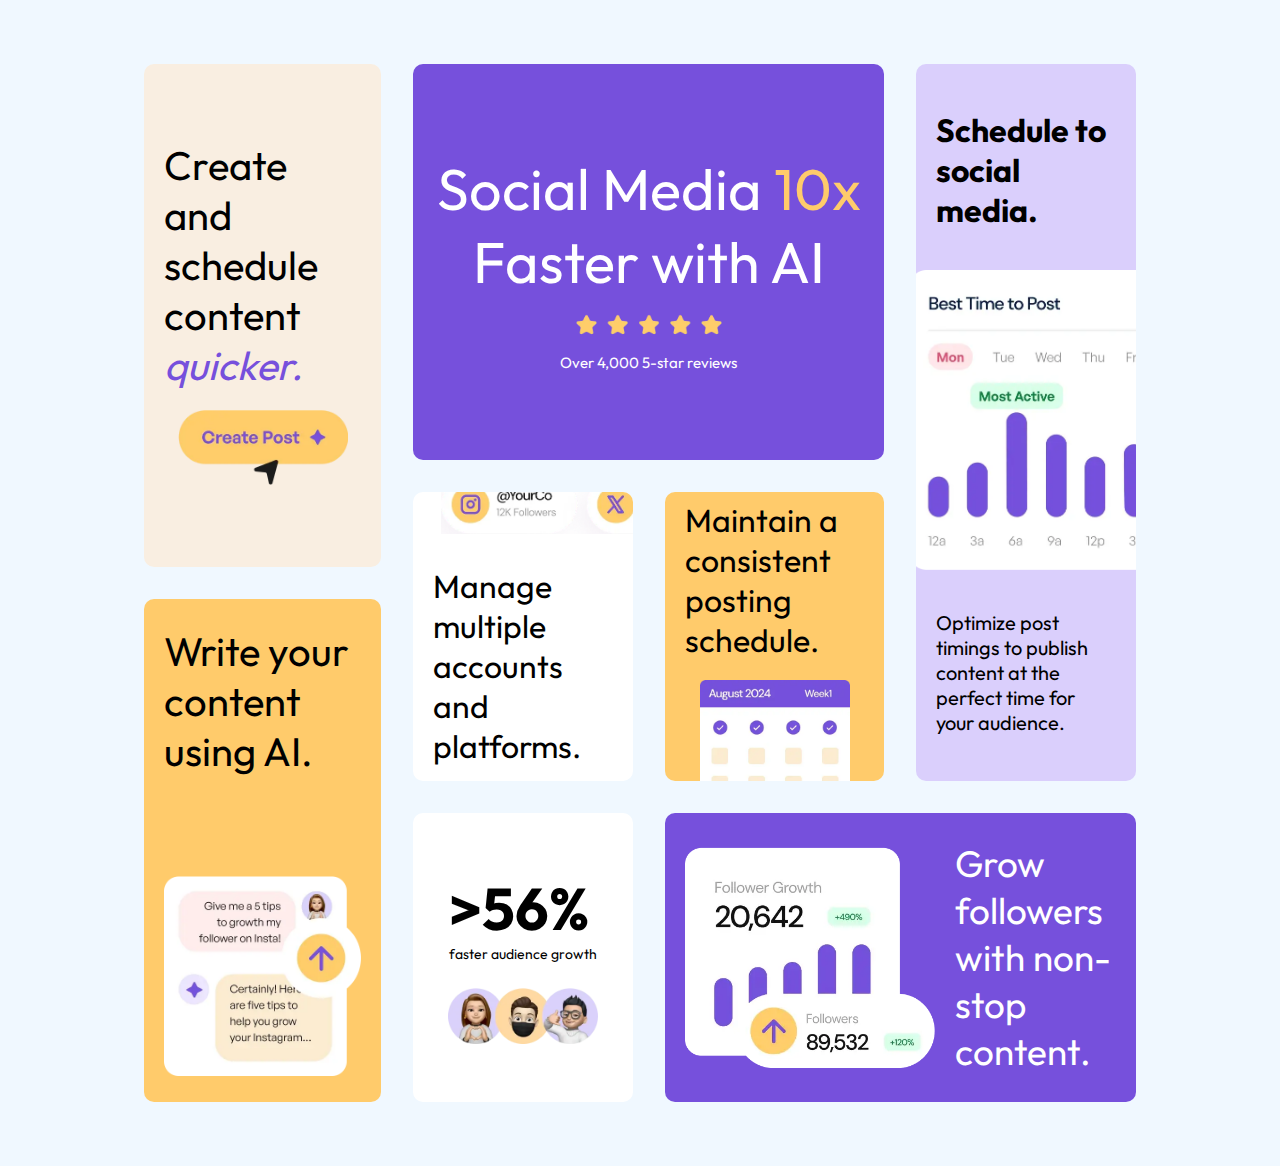
<file: bento grid/index.html>
<!DOCTYPE html>
<html lang="en">

<head>
  <meta charset="UTF-8">
  <meta name="viewport" content="width=device-width, initial-scale=1.0">
  <!-- displays site properly based on user's device -->

  <link rel="icon" type="image/png" sizes="32x32" href="./assets/images/favicon-32x32.png">
  <link rel="stylesheet" href="style.css">
  <link rel="preconnect" href="https://fonts.googleapis.com">
  <link rel="preconnect" href="https://fonts.gstatic.com" crossorigin>
  <link
    href="https://fonts.googleapis.com/css2?family=DM+Sans:ital,opsz,wght@0,9..40,100..1000;1,9..40,100..1000&family=Outfit:wght@100..900&display=swap"
    rel="stylesheet">
  <title>Frontend Mentor | Bento grid</title>
</head>

<body>
  <div class="grid">
    <div class="part1">
      <p>Create and schedule content <span class="purpule"> quicker.</span></p>
      <img src="assets/images/illustration-create-post.webp" alt="">
    </div>

    <div class="part2">
      <P>Write your content using AI.</P>
      <img src="assets/images/illustration-ai-content.webp" alt="">
    </div>

    <div class="part3">
      <p>Social Media <span class="yellow"> 10x </span> <br>Faster with AI</p>
      <img src="assets/images/illustration-five-stars.webp" alt="">
      <p>Over 4,000 5-star reviews</p>
    </div>

    <div class="part4">
      <img src="assets/images/illustration-multiple-platforms.webp" alt="">
      <P>Manage multiple accounts and platforms.</P>
    </div>

    <div class="part5">
      <P>Maintain a consistent posting schedule.</P>
      <img src="assets/images/illustration-consistent-schedule.webp" alt="">
    </div>

    <div class="part6">
      <p>Schedule to social media.</p>
      <img src="assets/images/illustration-schedule-posts.webp" alt="">
      <P>Optimize post timings to publish content at the perfect time for your audience.</P>
    </div>

    <div class="part7">
      <img src="assets/images/illustration-grow-followers.webp" alt="">
      <p>Grow followers with non-stop content.</p>
    </div>

    <div class="part8">
      <p><span class="big">>56%</span><br> faster audience growth</p>
      <img src="assets/images/illustration-audience-growth.webp" alt="">
    </div>

  </div>


</body>

</html>
</file>
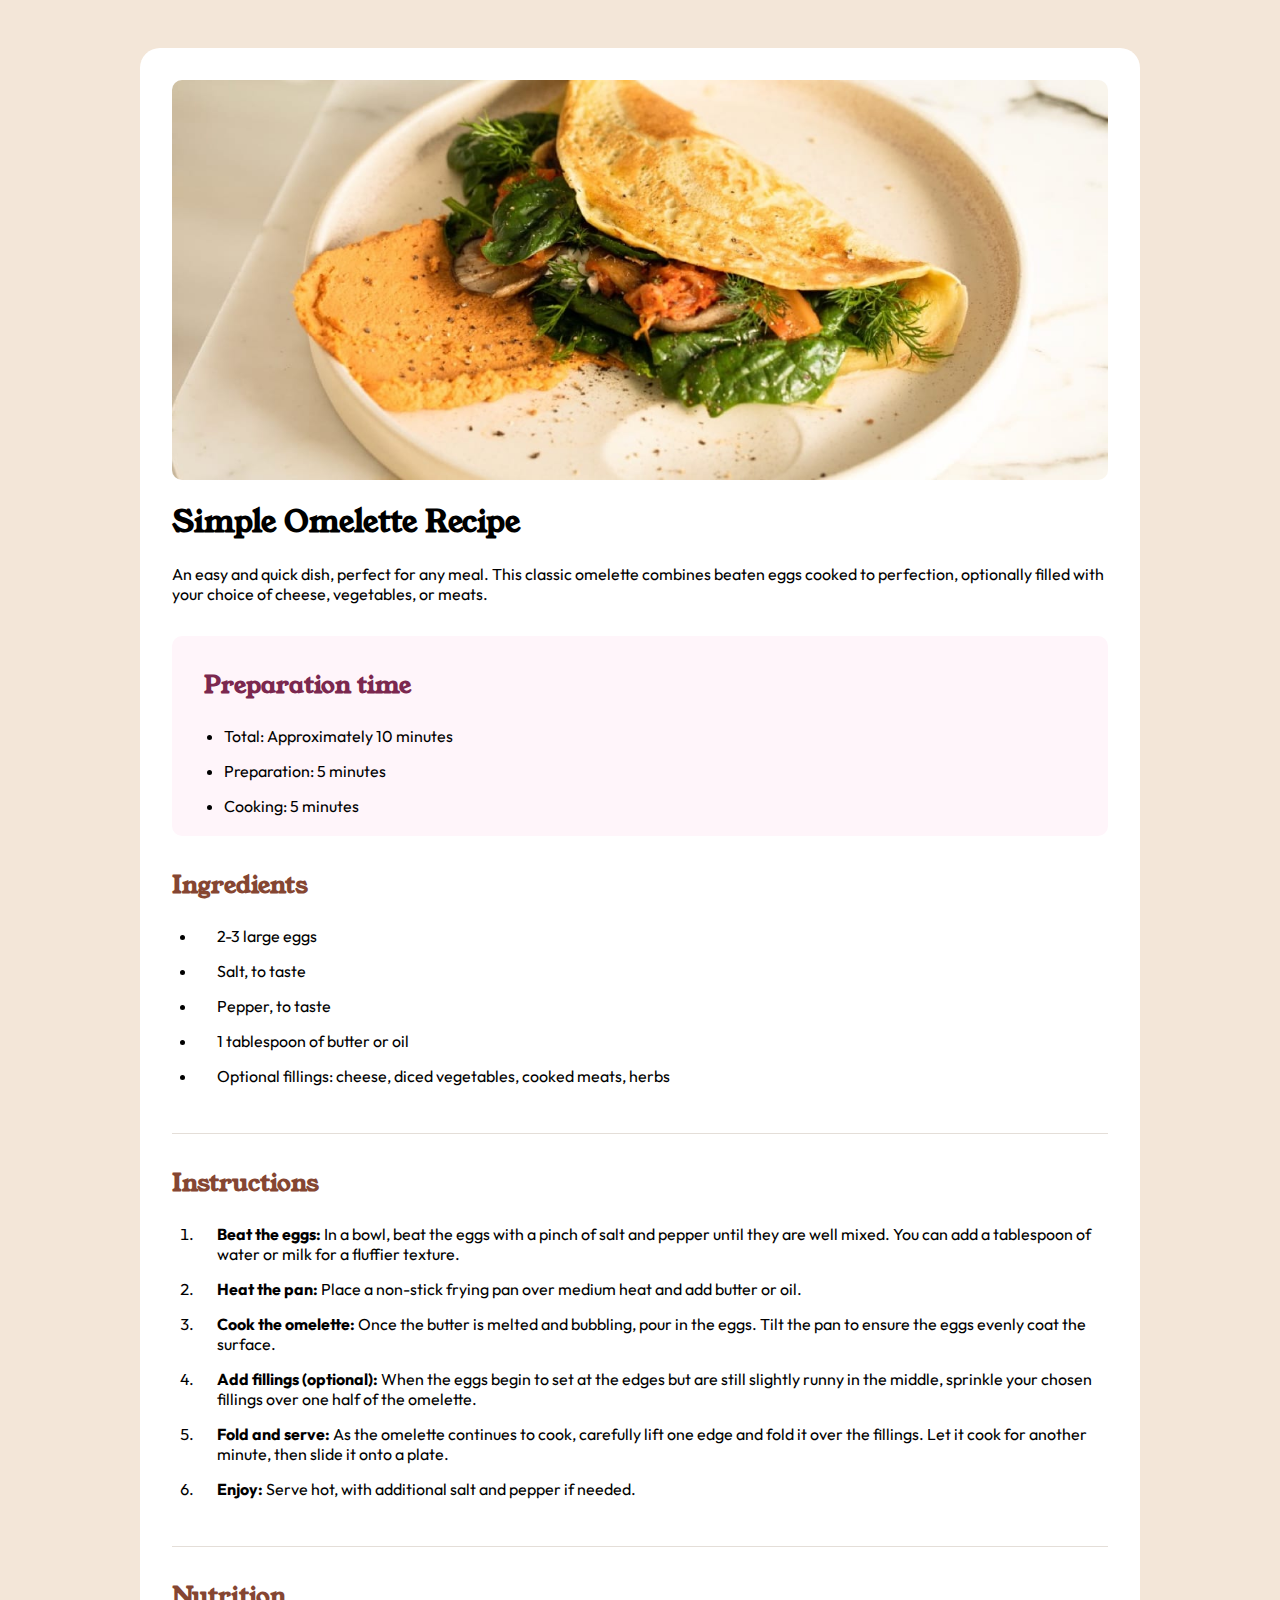
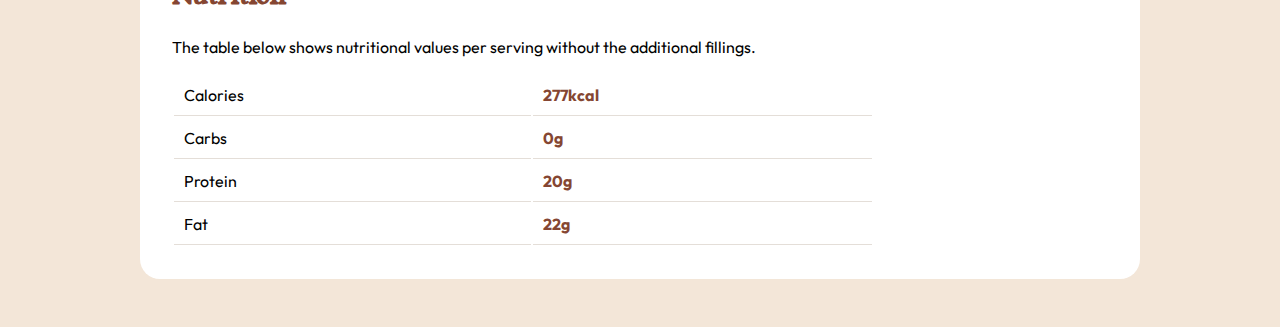
<file: recipe/index.html>
<!DOCTYPE html>
<html lang="en">

<head>
  <meta charset="UTF-8">
  <meta name="viewport" content="width=device-width, initial-scale=1.0">

  <link rel="stylesheet" href="style.css">
  <link rel="icon" type="image/png" sizes="32x32" href="./assets/images/favicon-32x32.png">
  <link rel="preconnect" href="https://fonts.googleapis.com">
  <link rel="preconnect" href="https://fonts.gstatic.com" crossorigin>
  <link href="https://fonts.googleapis.com/css2?family=Young+Serif&display=swap" rel="stylesheet">
  <link rel="preconnect" href="https://fonts.googleapis.com">
  <link rel="preconnect" href="https://fonts.googleapis.com">
<link rel="preconnect" href="https://fonts.gstatic.com" crossorigin>
<link href="https://fonts.googleapis.com/css2?family=Outfit:wght@100..900&display=swap" rel="stylesheet">

  <title>Frontend Mentor | Recipe page</title>

</head>

<body>
  <section class="all">
    <section class="omelette">
      <img src="assets/images/image-omelette.jpeg" alt="">
      <h1> Simple Omelette Recipe</h1>

      <p> An easy and quick dish, perfect for any meal. This classic omelette combines beaten eggs cooked
        to perfection, optionally filled with your choice of cheese, vegetables, or meats.</p>

    </section>

    <section class="preparation">
      <h2> Preparation time</h2>
      <ul>
        <li> Total: Approximately 10 minutes</li>
        <li> Preparation: 5 minutes</li>
        <li> Cooking: 5 minutes</li>
      </ul>
    </section>

    <section class="ingredients">
      <h2> Ingredients</h2>
      <ul>
        <li>2-3 large eggs</li>
        <li>Salt, to taste</li>
        <li>Pepper, to taste</li>
        <li>1 tablespoon of butter or oil</li>
        <li>Optional fillings: cheese, diced vegetables, cooked meats, herbs</li>
      </ul>
    </section>

    <section class="instructions">
      <h2> Instructions</h2>
      <ol>
        <li><span> Beat the eggs:</span> In a bowl, beat the eggs with a pinch of salt and pepper until they are well
          mixed.
          You can add a tablespoon of water or milk for a fluffier texture.</li>
        <li> <span> Heat the pan:</span> Place a non-stick frying pan over medium heat and add butter or oil.</li>
        <li><span>Cook the omelette:</span> Once the butter is melted and bubbling, pour in the eggs. Tilt the pan to
          ensure
          the eggs evenly coat the surface.</li>
        <li><span>Add fillings (optional):</span> When the eggs begin to set at the edges but are still slightly runny
          in
          the
          middle, sprinkle your chosen fillings over one half of the omelette.</li>
        <li><span>Fold and serve:</span> As the omelette continues to cook, carefully lift one edge and fold it over the
          fillings. Let it cook for another minute, then slide it onto a plate.</li>
        <li><span>Enjoy:</span> Serve hot, with additional salt and pepper if needed.</li>
      </ol>

    </section>

    <section class="nutrition">
      <h2> Nutrition</h2>

      <p> The table below shows nutritional values per serving without the additional fillings.</p>
      <table>
        <tr>
          <td>Calories</td>
          <td>277kcal</td>
        </tr>
        <tr>
          <td> Carbs</td>
          <td>0g</td>
        </tr>
        <tr>
          <td>Protein</td>
          <td>20g</td>
        </tr>
        <tr>
          <td>Fat</td>
          <td>22g</td>
        </tr>
      </table>
    </section>

    <!--<div class="attribution">
    Challenge by <a href="https://www.frontendmentor.io?ref=challenge" target="_blank">Frontend Mentor</a>.
    Coded by <a href="#">Your Name Here</a>.-->
    </div>
  </section>
</body>

</html>
</file>
<file: bento grid/style.css>
* {
    padding: 0;
    margin: 0;
    box-sizing: border-box;
}
:root{
--Purple-100: hsl(254, 88%, 90%);
--Purple-500: hsl(256, 67%, 59%);
--Yellow-100: hsl(31, 66%, 93%);
--Yellow-500: hsl(39, 100%, 71%);
--White: hsl(0, 0%, 100%);
--Black: hsl(0, 0%, 7%);
}
.outfit-uniquifier {
    font-family: "Outfit", serif;
    font-optical-sizing: auto;
    font-weight: 400;
    font-style: normal;
  }
  .dm-sans-uniquifier {
    font-family: "DM Sans", serif;
    font-optical-sizing: auto;
    font-weight: 400;
    font-style: normal;
  }

  body{
    margin: 5% 10% ;
    background-color: aliceblue;
  }
  .grid{
    max-width: 1400px;
    margin: 1rem;
    display: grid  ;
    grid-auto-columns: 1fr;
    grid-auto-rows: 75px;
    gap: 2rem;
    grid-template-areas: 
    "box1 box3 box3 box6"
    "box1 box3 box3 box6"
    "box1 box3 box3 box6"
    "box1 box3 box3 box6"
    "box1 box4 box5 box6"
    "box2 box4 box5 box6"
    "box2 box4 box5 box6"
    "box2 box8 box7 box7"
    "box2 box8 box7 box7"
    "box2 box8 box7 box7"
    ;
  }
  .part1{
    
    grid-area: box1;
    background-color: var(--Yellow-100);
    font-family: "Outfit", serif;

    border-radius: 10px;
    font-size: 2.5em;
    display: flex;
    flex-direction: column;
    justify-content: center;
    align-items: center;
    gap: 20px;
    padding:20px ;
    
  }
  .purpule{
    font-style: italic;
    color: var(--Purple-500);
  }
  .part1 img{
    width: 170px;
  }

  .part2{
    grid-area: box2;
    background-color: var(--Yellow-500);
    font-family: "Outfit", serif;
    font-size:2.5em;
    border-radius: 10px;
    display: flex;
    flex-direction: column;
    justify-content: center;
    align-items: center;
    gap: 2.5em;
    padding:20px ;
    
  }
  .part2 img{
    width: auto;
    height: 200px;
  }

  .part3{
    grid-area: box3;
    background-color: var(--Purple-500);
    font-family: "Outfit", serif;
    color: var(--White);
    border-radius: 10px;
    font-size: 3.6em;
    padding:20px ;
    text-align: center;
    display: flex;
    flex-direction: column;
    align-items: center;
    justify-content: center;
    gap: 15px;
  }
  .yellow{
    color: var(--Yellow-500);
  }
  .part3 p:nth-child(3){
    font-size: 15px;
    font-weight: normal;
  }
  .part3 img{
    width: 150px;
  }

  .part4{
    grid-area: box4;
    background-color: var(--White);
    font-family: "Outfit", serif;
    border-radius: 10px;
    font-size: 2em;
    display: flex;
    flex-direction: column;
    justify-content: center;
    align-items: center;
    padding: 20px;
    overflow: hidden;

  }
  .part4 img{
    width: 280px;
    height: auto;
    position: relative;
    top:-1em;
    right: -1.8em;
  }

  .part5{
    grid-area: box5;
    background-color: var(--Yellow-500);
    font-family: "Outfit", serif;
    font-size: 2em;
    border-radius: 10px;
    display: flex;
    flex-direction: column;
    justify-content: center;
    align-items: center;
    overflow: hidden;
    padding: 20px;
  }
  .part5 img{
    width: 150px;
    position: relative;
    top: 20px;
  }

  .part6{
    grid-area: box6;
    background-color: var(--Purple-100);
    font-family: "Outfit", serif;
    font-weight: bold;
    border-radius: 10px;
    font-size: 2em;
    display: flex;
    flex-direction: column;
    justify-content: center;
    align-items: center;
    gap: 40px;
    padding: 20px;
    overflow: hidden;
    
  }
  .part6 p:nth-child(3){
    font-size: 20px;
    font-weight: normal;
  }
  .part6 img{
    height:300px ;
    position: relative;
    left: 50px;
  }

  .part7{
    grid-area: box7;
    background-color: var(--Purple-500);
    font-family: "Outfit", serif;
    color: var(--White);
    border-radius: 10px;
    padding: 20px;
    font-size: 2.3em;
    display: flex;
    justify-content: center;
    align-items: center;
    gap: 20px;
  }
  .part7 img{
    width: 250px;
  }

  .part8{
    grid-area: box8;
    background-color: var(--White);
    font-family: "Outfit", serif;
    font-size: 14px;
    border-radius: 10px;
    display: flex;
    flex-direction: column;
    justify-content: center;
    align-items: center;
  }
  .big{
    font-size: 4.2em;
    font-weight: bold;
    
  }
  .part8 img{
    width: 150px;
    margin-top:25px ;
  }

  @media (max-width:1024px) {
    .grid{
        grid-auto-rows:initial;
        grid-template-areas:
        "box1 box1 box3 box3"
        "box1 box1 box3 box3"
        "box2 box2 box4 box4"
        "box2 box2 box4 box4"
        "box5 box5 box6 box6"
        "box5 box5 box6 box6"
        "box7 box7 box8 box8"
        "box7 box7 box7 box8" 
        ;
    }
    .part7 {
        grid-template-columns: 1fr;
    }
  }
</file>
<file: recipe/style.css>
.young-serif-regular {
    font-family: "Young Serif", serif;
    font-weight: 400;
    font-style: normal;
}


.outfit-uniquifier {
    font-family: "Outfit", serif;
    font-optical-sizing: auto;
    font-weight: weight;
    font-style: normal;
}

* {
    padding: 0;
    margin: 0;
    box-sizing: border-box;
}

:root {
    --White: hsl(0, 0%, 100%);
    --Stone-100: hsl(30, 54%, 90%);
    --Stone-150: hsl(30, 18%, 87%);
    --Stone-600: hsl(30, 10%, 34%);
    --Stone-900: hsl(24, 5%, 18%);
    --Brown-800: hsl(14, 45%, 36%);
    --Rose-800: hsl(332, 51%, 32%);
    --Rose-50: hsl(330, 100%, 98%);
}

body {
    background-color: var(--Stone-100);
}

.all {
    margin: 3rem auto;
    padding: 2em;
    display: flex;
    flex-direction: column;
    background-color: var(--White);
    border-radius: 20px;
    max-width: 1000px;
    height: fit-content;
}

.omelette img {
    max-width: 100%;
    max-height: 400px;
    border-radius: 10px;
}

.omelette {
    margin-bottom: 2em;
    display: flex;
    flex-direction: column;
    gap: 1.3em;
}

.omelette h1 {
    font-size: 30px;
    font-family: "Young Serif", serif;
}

.omelette p {
    font-family: "Outfit", serif;
}

.preparation {
    background-color: var(--Rose-50);
    border-radius: 10px;
    height: 200px;
    padding: 2em;
    margin-bottom: 2em;
}

.preparation li {
    font-family: "Outfit", serif;
    margin-bottom: 15px;
    margin-left: 20px;


}

.preparation h2 {
    color: var(--Rose-800);
}

h2 {
    color: var(--Brown-800);
    font-family: "Young Serif", serif;
    margin-bottom: 1em;
}

.ingredients {
    padding-bottom: 2em;
    border-bottom: 1px solid var(--Stone-150);
}

.ingredients ul {
    display: flex;
    flex-direction: column;
    font-family: "Outfit", serif;
}

.ingredients li {
    margin-bottom: 15px;
    margin-left: 25px;
    padding-left: 20px;
}

.instructions {
    margin-top: 2em;
    padding-bottom: 2em;
    border-bottom: 1px solid var(--Stone-150);
    font-family: "Outfit", serif;
}

.instructions span {
    font-weight: bold;
}

.instructions li {
    margin-bottom: 15px;
    margin-left: 25px;
    padding-left: 20px;
}

.nutrition {
    margin-top: 2em;
    font-family: "Outfit", serif;
}

.nutrition p {
    margin-bottom: 1em;
}

.nutrition table {
    width: 75%;

}

.nutrition table tr td {
    border-bottom: 1px solid var(--Stone-150);
    padding: 10px;
}


.nutrition table tr td:nth-child(2) {
    color: var(--Brown-800);
    font-weight: bold;
}
</file>
